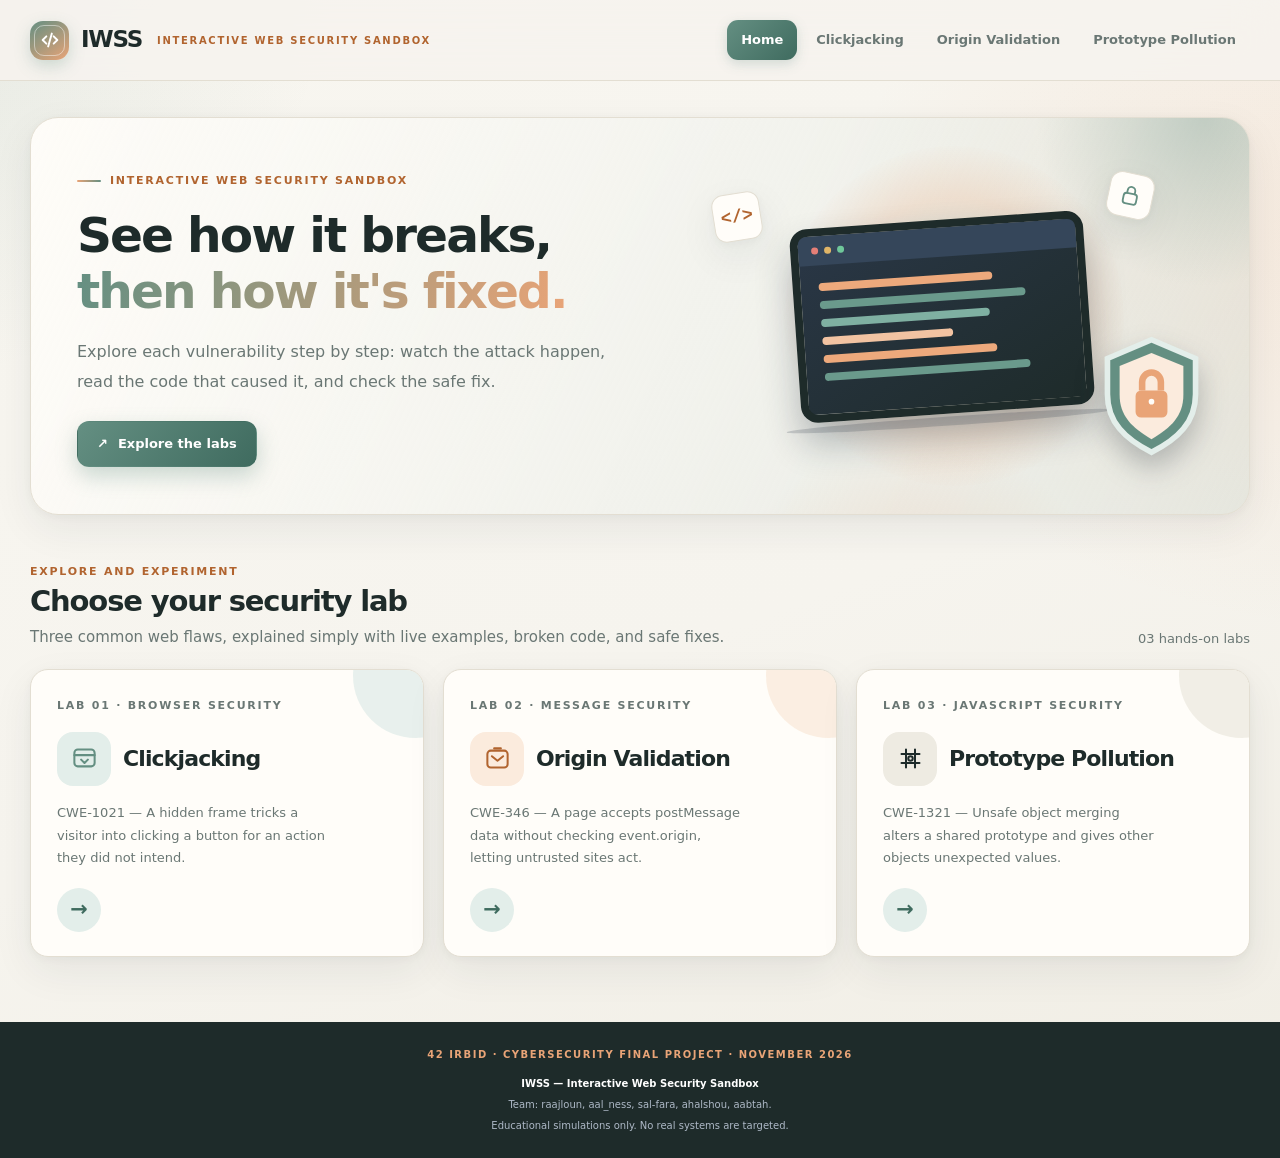
<file: index.html>
<!doctype html>
<html lang="en">
<head>
  <meta charset="utf-8" />
  <meta name="viewport" content="width=device-width,initial-scale=1" />
  <meta name="theme-color" content="#F6F4EE" />
  <meta name="description" content="IWSS — three safe, interactive web security labs where you see how vulnerabilities happen, read the broken code, and check the fix." />
  <title>IWSS — Interactive Web Security Sandbox</title>
  <link rel="stylesheet" href="assets/css/style.css" />
</head>
<body>
<header>
  <nav aria-label="Primary navigation">
    <a class="brand" href="index.html" aria-label="IWSS home">
      <span class="brand-mark"><svg viewBox="0 0 24 24" fill="none" stroke="currentColor" stroke-width="2.1" stroke-linecap="round" stroke-linejoin="round" aria-hidden="true"><path d="m8 8-4 4 4 4M16 8l4 4-4 4M14 5l-4 14"/></svg></span>
      <span class="brand-name">IWSS</span><span class="brand-meta">Interactive Web Security Sandbox</span>
    </a>
    <div class="links">
      <a href="index.html" class="here" aria-current="page">Home</a>
      <a href="labs/clickjacking.html">Clickjacking</a>
      <a href="labs/origin-validation.html">Origin Validation</a>
      <a href="labs/prototype-pollution.html">Prototype Pollution</a>
    </div>
  </nav>
</header>
<main class="home-main">
  <section class="hero" aria-labelledby="hero-title">
    <div class="hero-copy">
      <span class="eyebrow">Interactive web security sandbox</span>
      <h1 id="hero-title">See how it breaks,<br /><em>then how it's fixed.</em></h1>
      <p>Explore each vulnerability step by step: watch the attack happen, read the code that caused it, and check the safe fix.</p>
      <div class="hero-actions">
        <a class="btn btn-primary" href="#labs"><span aria-hidden="true">↗</span> Explore the labs</a>
      </div>
    </div>
    <div class="hero-art" aria-hidden="true">
      <div class="art-halo"></div>
      <div class="art-screen">
        <div class="art-screen-top"><span class="art-dot"></span><span class="art-dot"></span><span class="art-dot"></span></div>
        <div class="art-screen-code"><div class="code-line c2"></div><div class="code-line c3"></div><div class="code-line c5"></div><div class="code-line c4"></div><div class="code-line c2"></div><div class="code-line c3"></div></div>
      </div>
      <div class="art-shield"><svg viewBox="0 0 110 128" fill="none"><path d="M55 4 102 24v38c0 30-19 48-47 62C27 110 8 92 8 62V24L55 4Z" style="fill:var(--primary);stroke:var(--primary-soft)" stroke-width="6"/><path d="M55 18 89 32v31c0 22-13 35-34 47-21-12-34-25-34-47V32l34-14Z" style="fill:var(--accent-soft)"/><rect x="38" y="58" width="34" height="29" rx="6" style="fill:var(--accent)"/><path d="M45 58v-9a10 10 0 0 1 20 0v9" style="stroke:var(--accent)" stroke-width="7"/><circle cx="55" cy="70" r="3" style="fill:var(--card)"/></svg></div>
      <div class="art-spark code">&lt;/&gt;</div>
      <div class="art-spark lock"><svg width="23" height="23" viewBox="0 0 24 24" fill="none" stroke="currentColor" stroke-width="1.9" stroke-linecap="round"><rect x="5" y="10" width="14" height="11" rx="3"/><path d="M8 10V7a4 4 0 1 1 8 0v3"/></svg></div>
    </div>
  </section>
  <div id="labs" class="section-heading">
    <div>
      <span class="section-kicker">Explore and experiment</span>
      <h2>Choose your security lab</h2>
      <p>Three common web flaws, explained simply with live examples, broken code, and safe fixes.</p>
    </div>
    <span class="section-note">03 hands-on labs</span>
  </div>
  <section class="grid" aria-label="Security labs">
    <article class="card lab-card" style="--lab-tint:var(--primary-soft);--lab-icon:var(--primary)" onclick="window.location.href='labs/clickjacking.html'">
      <span class="lab-num">Lab 01 · Browser security</span>
      <div class="lab-top">
        <div class="lab-icon"><svg viewBox="0 0 24 24" fill="none" stroke="currentColor" stroke-width="1.8" stroke-linecap="round" stroke-linejoin="round" aria-hidden="true"><rect x="3" y="4" width="18" height="15" rx="3"/><path d="M3 9h18m-12 4 3 3 3-3"/></svg></div>
        <h3>Clickjacking</h3>
      </div>
      <p>CWE-1021 — A hidden frame tricks a visitor into clicking a button for an action they did not intend.</p>
      <div class="card-bottom">
        <a class="round-arrow" href="labs/clickjacking.html" aria-label="Open Clickjacking lab">→</a>
      </div>
    </article>

    <article class="card lab-card" style="--lab-tint:var(--accent-soft);--lab-icon:var(--accent-deep)" onclick="window.location.href='labs/origin-validation.html'">
      <span class="lab-num">Lab 02 · Message security</span>
      <div class="lab-top">
        <div class="lab-icon"><svg viewBox="0 0 24 24" fill="none" stroke="currentColor" stroke-width="1.8" stroke-linecap="round" stroke-linejoin="round" aria-hidden="true"><rect x="3" y="5" width="18" height="15" rx="3"/><path d="m7 10 5 4 5-4M9 3h6"/></svg></div>
        <h3>Origin Validation</h3>
      </div>
      <p>CWE-346 — A page accepts postMessage data without checking event.origin, letting untrusted sites act.</p>
      <div class="card-bottom">
        <a class="round-arrow" href="labs/origin-validation.html" aria-label="Open Origin Validation lab">→</a>
      </div>
    </article>

    <article class="card lab-card" style="--lab-tint:var(--bg-2);--lab-icon:var(--code)" onclick="window.location.href='labs/prototype-pollution.html'">
      <span class="lab-num">Lab 03 · JavaScript security</span>
      <div class="lab-top">
        <div class="lab-icon"><svg viewBox="0 0 24 24" fill="none" stroke="currentColor" stroke-width="1.8" stroke-linecap="round" stroke-linejoin="round" aria-hidden="true"><path d="M4 8h16M8 4v16M16 4v16M4 16h16"/><circle cx="12" cy="12" r="2"/></svg></div>
        <h3>Prototype Pollution</h3>
      </div>
      <p>CWE-1321 — Unsafe object merging alters a shared prototype and gives other objects unexpected values.</p>
      <div class="card-bottom">
        <a class="round-arrow" href="labs/prototype-pollution.html" aria-label="Open Prototype Pollution lab">→</a>
      </div>
    </article>
  </section>
</main>
<footer>
  <div class="foot">
    <p class="footer-kicker">42 Irbid · Cybersecurity Final Project · November 2026</p>
    <p><b>IWSS — Interactive Web Security Sandbox</b></p>
    <p>Team: raajloun, aal_ness, sal-fara, ahalshou, aabtah.</p>
    <p>Educational simulations only. No real systems are targeted.</p>
  </div>
</footer>
<script src="assets/js/ui.js"></script>
</body>
</html>
</file>
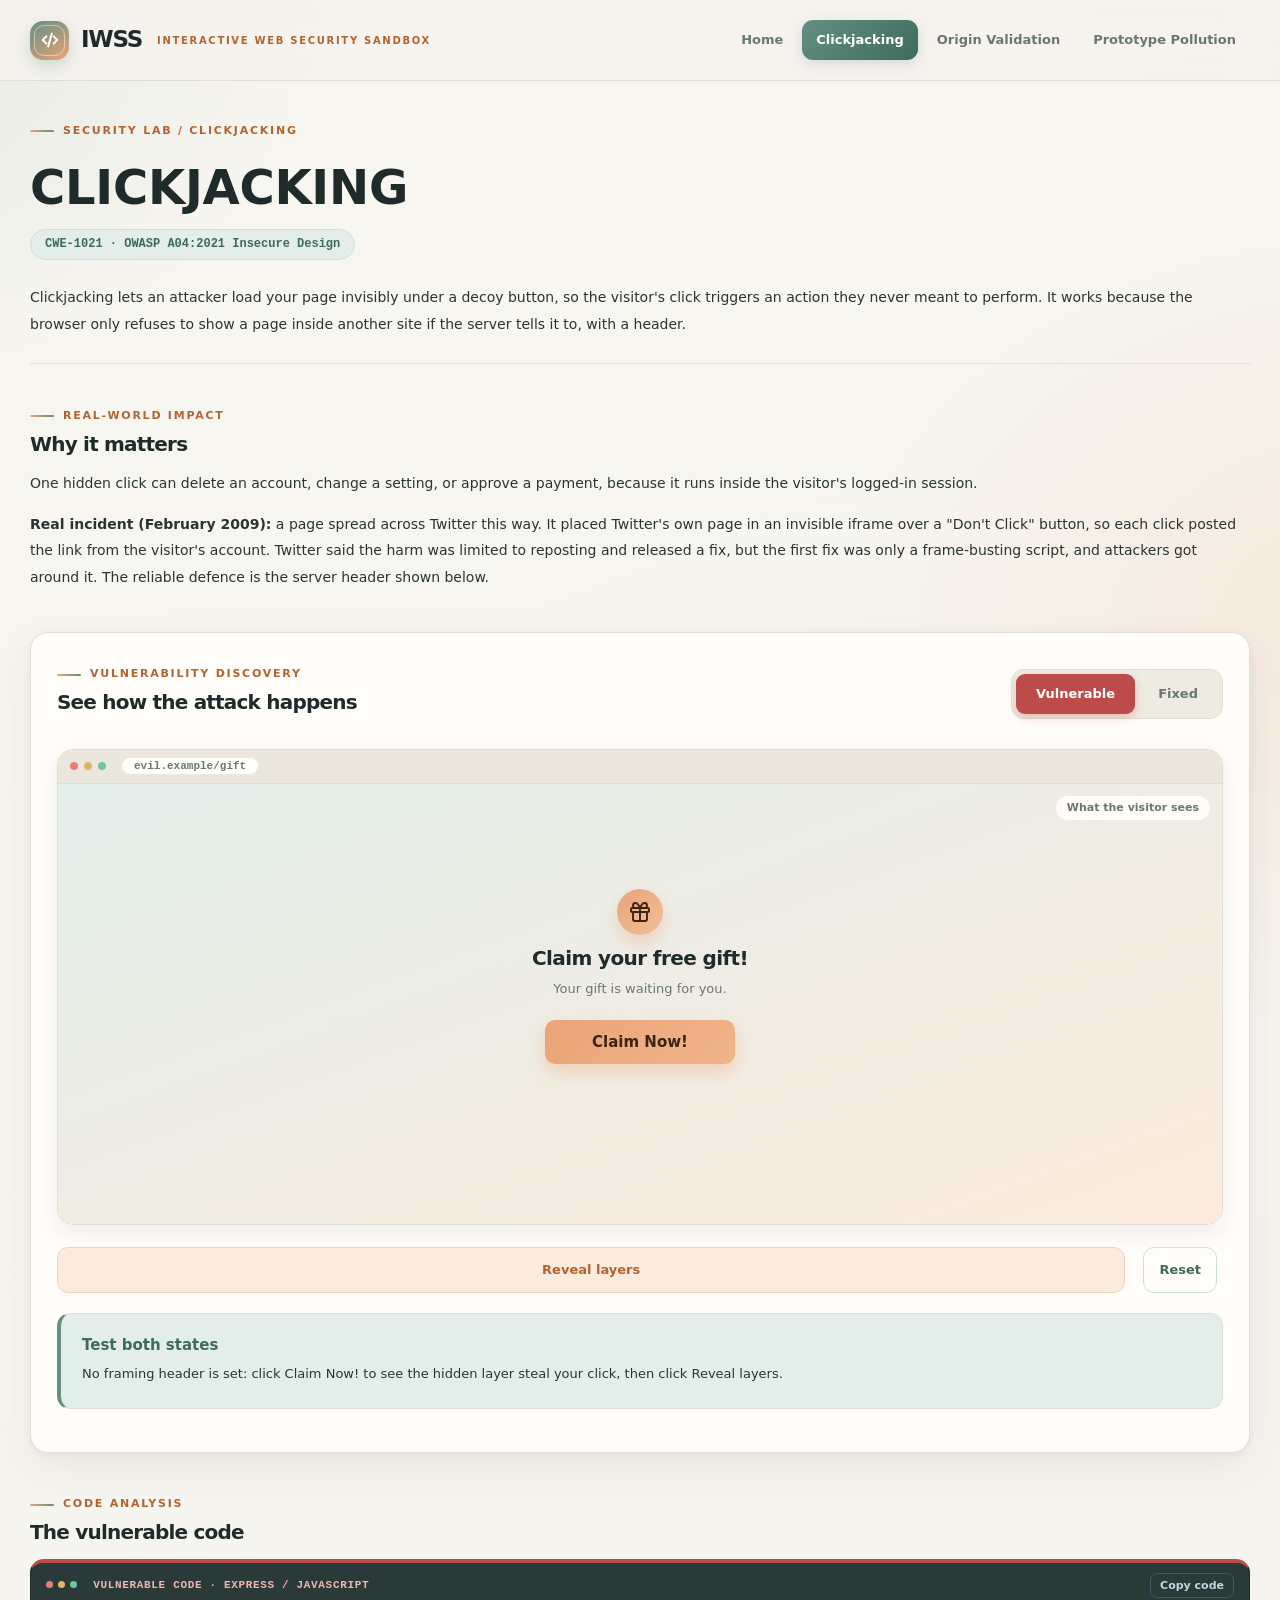
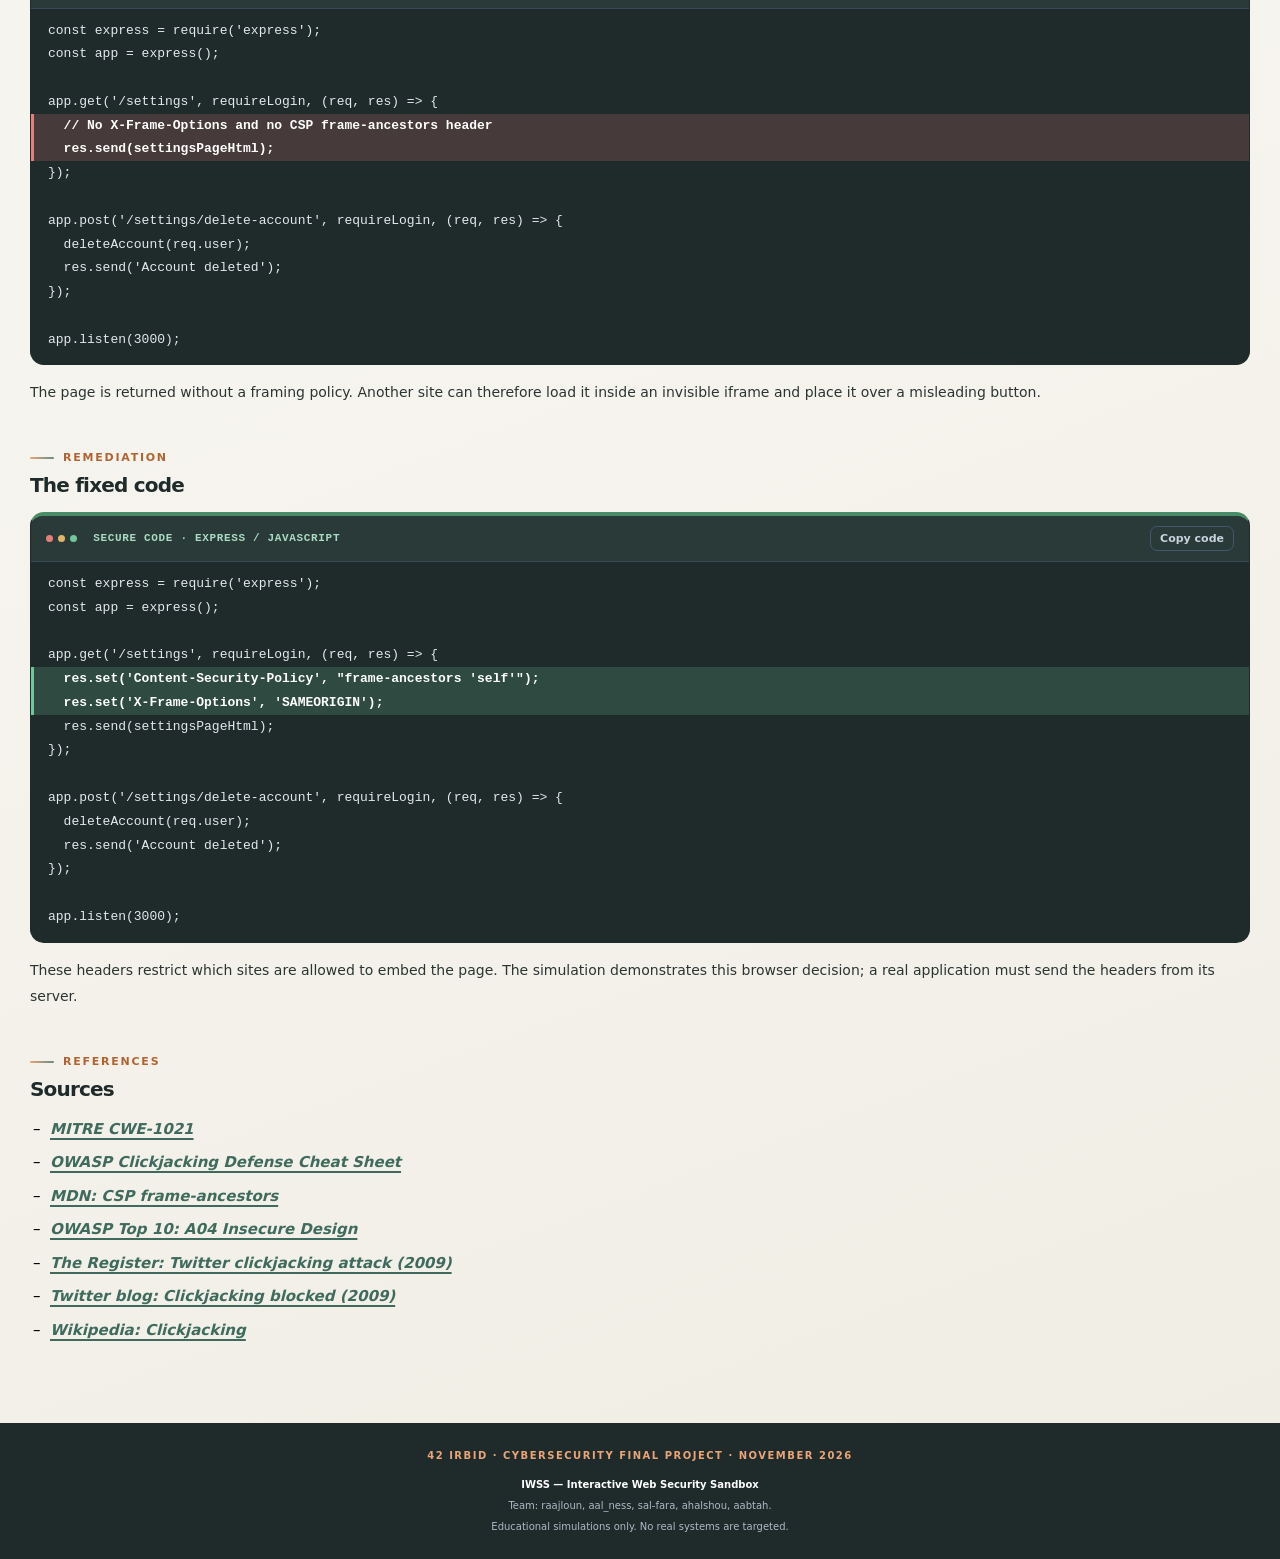
<file: labs/clickjacking.html>
<!doctype html>
<html lang="en">
  <head>
    <meta charset="utf-8" />
    <meta name="viewport" content="width=device-width,initial-scale=1" />
    <meta name="theme-color" content="#F6F4EE" />
    <title>Clickjacking - IWSS</title>
    <link rel="stylesheet" href="../assets/css/style.css" />
  </head>
  <body>
    <header>
      <nav aria-label="Primary navigation">
        <a class="brand" href="../index.html" aria-label="IWSS home">
          <span class="brand-mark">
            <svg viewBox="0 0 24 24" fill="none"
              stroke="currentColor" stroke-width="2.1"
              stroke-linecap="round" stroke-linejoin="round"
              aria-hidden="true">
              <path d="m8 8-4 4 4 4M16 8l4 4-4 4M14 5l-4 14"/>
            </svg>
          </span>
          <span class="brand-name">IWSS</span>
          <span class="brand-meta">Interactive Web Security Sandbox</span>
        </a>

        <div class="links">
          <a href="../index.html">Home</a>
          <a href="clickjacking.html" class="here"
             aria-current="page">Clickjacking</a>
          <a href="origin-validation.html">Origin Validation</a>
          <a href="prototype-pollution.html">Prototype Pollution</a>
        </div>
      </nav>
    </header>

    <main class="lab lab-page clickjacking-page">
  
      <div class="lab-heading">
        <span class="eyebrow">Security lab / Clickjacking</span>

        <h1>Clickjacking</h1>

        <p class="tag">
          CWE-1021 &middot; OWASP A04:2021 Insecure Design
        </p>

        <p class="lab-lead">
          Clickjacking lets an attacker load your page invisibly under a
          decoy button, so the visitor's click triggers an action they
          never meant to perform. It works because the browser only
          refuses to show a page inside another site if the server
          tells it to, with a header.
        </p>
      </div>
        <section class="lab-block" id="why-it-matters">

            <div class="section-header">
              <span class="eyebrow">Real-world impact</span>
              <h2>Why it matters</h2>
            </div>

            <p>
              One hidden click can delete an account, change a setting, or
              approve a payment, because it runs inside the visitor's
              logged-in session.
            </p>
            <p>
              <b>Real incident (February 2009):</b> a page spread across
              Twitter this way. It placed Twitter's own page in an invisible
              iframe over a "Don't Click" button, so each click posted the
              link from the visitor's account. Twitter said the harm was
              limited to reposting and released a fix, but the first fix was
              only a frame-busting script, and attackers got around it. The
              reliable defence is the server header shown below.
            </p>

        </section>
      <div class="lab-layout">
        <div class="lab-content">
          <section class="card click-playground" id="try-it">

            <div class="playground-heading">
              <div>
                <span class="eyebrow">Vulnerability discovery</span>
                <h2>See how the attack happens</h2>
              </div>
              <div class="sw">
              <button data-mode="vulnerable" class="on">
                Vulnerable
              </button>
              <button data-mode="fixed">
                Fixed
              </button>
            </div>
            </div>
            <div class="trap">
              <div class="trap-bar">
                <i></i><i></i><i></i>
                <span>evil.example/gift</span>
              </div>

              <div class="trap-body">

                <div class="gift-art" aria-hidden="true">
                  <svg viewBox="0 0 24 24" fill="none"
                    stroke="currentColor" stroke-width="1.9"
                    stroke-linecap="round" stroke-linejoin="round">
                    <rect x="3" y="8" width="18" height="4" rx="1"/>
                    <path d="M12 8v13M5 12v7a2 2 0 0 0 2 2h10a2 2 0 0 0 2-2v-7M7.5 8a2.5 2.5 0 0 1 0-5C10 3 12 8 12 8s2-5 4.5-5a2.5 2.5 0 0 1 0 5"/>
                  </svg>
                </div>

                <h3 class="gift-title">Claim your free gift!</h3>

                <p class="gift-sub">
                  Your gift is waiting for you.
                </p>

                <button class="claim-btn" id="decoy" type="button">
                  Claim Now!
                </button>

                <span class="trap-label" id="stage-label">
                  What the visitor sees
                </span>

                <iframe id="frame" title="Hidden bank page"></iframe>

                <div class="trap-block" id="stage-block">
                  The browser blocked the hidden page
                </div>

              </div>
            </div>

            <div class="playground-actions">
              <button class="atk" data-payload="reveal" id="reveal-btn">
                Reveal layers
              </button>
              <button data-reset class="reset-btn">
                Reset
              </button>
            </div>

            <div id="out" class="out" aria-live="polite"></div>

          </section>

          <section class="lab-block" id="vulnerable-code">

            <div class="section-header">
              <span class="eyebrow">Code analysis</span>
              <h2>The vulnerable code</h2>
            </div>

            <div class="code-shell vuln">
              <div class="code-toolbar">
                <span>
                  <span class="dots">
                    <i></i><i></i><i></i>
                  </span>
                  VULNERABLE CODE · Express / JavaScript
                </span>

                <button class="code-copy" type="button"
                  aria-label="Copy vulnerable code">
                  Copy code
                </button>
              </div>

              <pre data-hl="5,6">
                const express = require('express');
                const app = express();

                app.get('/settings', requireLogin, (req, res) => {
                  // No X-Frame-Options and no CSP frame-ancestors header
                  res.send(settingsPageHtml);
                });

                app.post('/settings/delete-account', requireLogin, (req, res) => {
                  deleteAccount(req.user);
                  res.send('Account deleted');
                });

                app.listen(3000);</pre>
            </div>

            <p>
              The page is returned without a framing policy.
              Another site can therefore load it inside an invisible
              iframe and place it over a misleading button.
            </p>

          </section>

          <section class="lab-block" id="the-fix">

            <div class="section-header">
              <span class="eyebrow">Remediation</span>
              <h2>The fixed code</h2>
            </div>

            <div class="code-shell safe">
              <div class="code-toolbar">
                <span>
                  <span class="dots">
                    <i></i><i></i><i></i>
                  </span>
                  SECURE CODE · Express / JavaScript
                </span>

                <button class="code-copy" type="button"
                  aria-label="Copy secure code">
                  Copy code
                </button>
              </div>

              <pre class="fix" data-hl="5, 6">
                const express = require('express');
                const app = express();

                app.get('/settings', requireLogin, (req, res) => {
                  res.set('Content-Security-Policy', "frame-ancestors 'self'");
                  res.set('X-Frame-Options', 'SAMEORIGIN');
                  res.send(settingsPageHtml);
                });

                app.post('/settings/delete-account', requireLogin, (req, res) => {
                  deleteAccount(req.user);
                  res.send('Account deleted');
                });

                app.listen(3000);
              </pre>
            </div>

            <p>
              These headers restrict which sites are allowed to embed
              the page. The simulation demonstrates this browser
              decision; a real application must send the headers
              from its server.
            </p>

          </section>

          <section class="lab-block" id="sources">

            <div class="section-header">
              <span class="eyebrow">References</span>
              <h2>Sources</h2>
            </div>

            <ul class="sources">
              <li>
                <a href="https://cwe.mitre.org/data/definitions/1021.html">
                  <em>MITRE CWE-1021</em>
                </a>
              </li>

              <li>
                <a href="https://cheatsheetseries.owasp.org/cheatsheets/Clickjacking_Defense_Cheat_Sheet.html">
                  <em>OWASP Clickjacking Defense Cheat Sheet</em>
                </a>
              </li>

              <li>
                <a href="https://developer.mozilla.org/en-US/docs/Web/HTTP/Reference/Headers/Content-Security-Policy/frame-ancestors">
                  <em>MDN: CSP frame-ancestors</em>
                </a>
              </li>

              <li>
                <a href="https://owasp.org/Top10/A04_2021-Insecure_Design/">
                  <em>OWASP Top 10: A04 Insecure Design</em>
                </a>
              </li>

              <li>
                <a href="https://www.theregister.com/2009/02/13/twitter_clickjack_attack/">
                  <em>The Register: Twitter clickjacking attack (2009)</em>
                </a>
              </li>

              <li>
                <a href="https://blog.twitter.com/2009/clickjacking-blocked">
                  <em>Twitter blog: Clickjacking blocked (2009)</em>
                </a>
              </li>

              <li>
                <a href="https://en.wikipedia.org/wiki/Clickjacking">
                  <em>Wikipedia: Clickjacking</em>
                </a>
              </li>
            </ul>

          </section>

        </div>
      </div>
    </main>

    <footer>
      <div class="foot">
        <p class="footer-kicker">
          42 Irbid · Cybersecurity Final Project · November 2026
        </p>

        <p>
          <b>IWSS — Interactive Web Security Sandbox</b>
        </p>

        <p>
          Team: raajloun, aal_ness, sal-fara, ahalshou, aabtah.
        </p>

        <p>
          Educational simulations only. No real systems are targeted.
        </p>
      </div>
    </footer>

    <script src="../assets/js/main.js"></script>
    <script src="../assets/js/ui.js"></script>
    <script src="../assets/js/clickjacking.js"></script>

  </body>
</html>
</file>
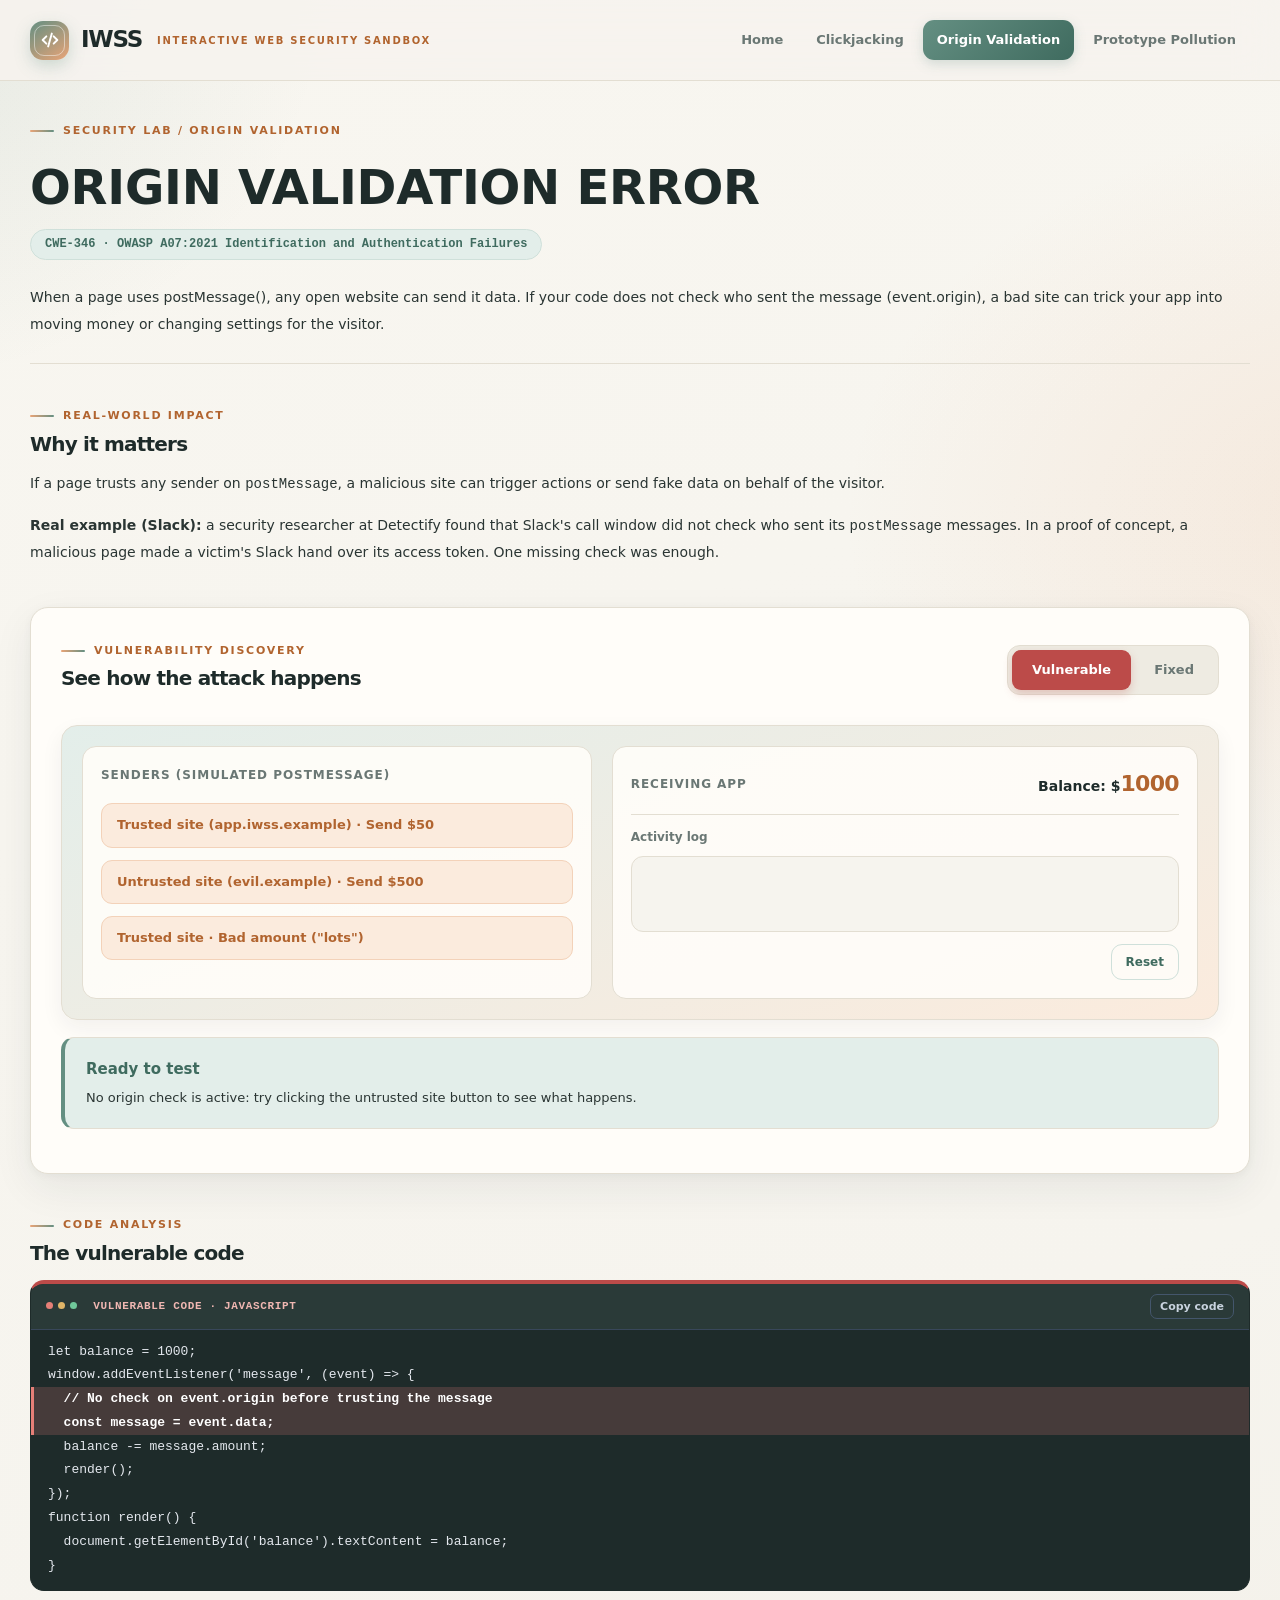
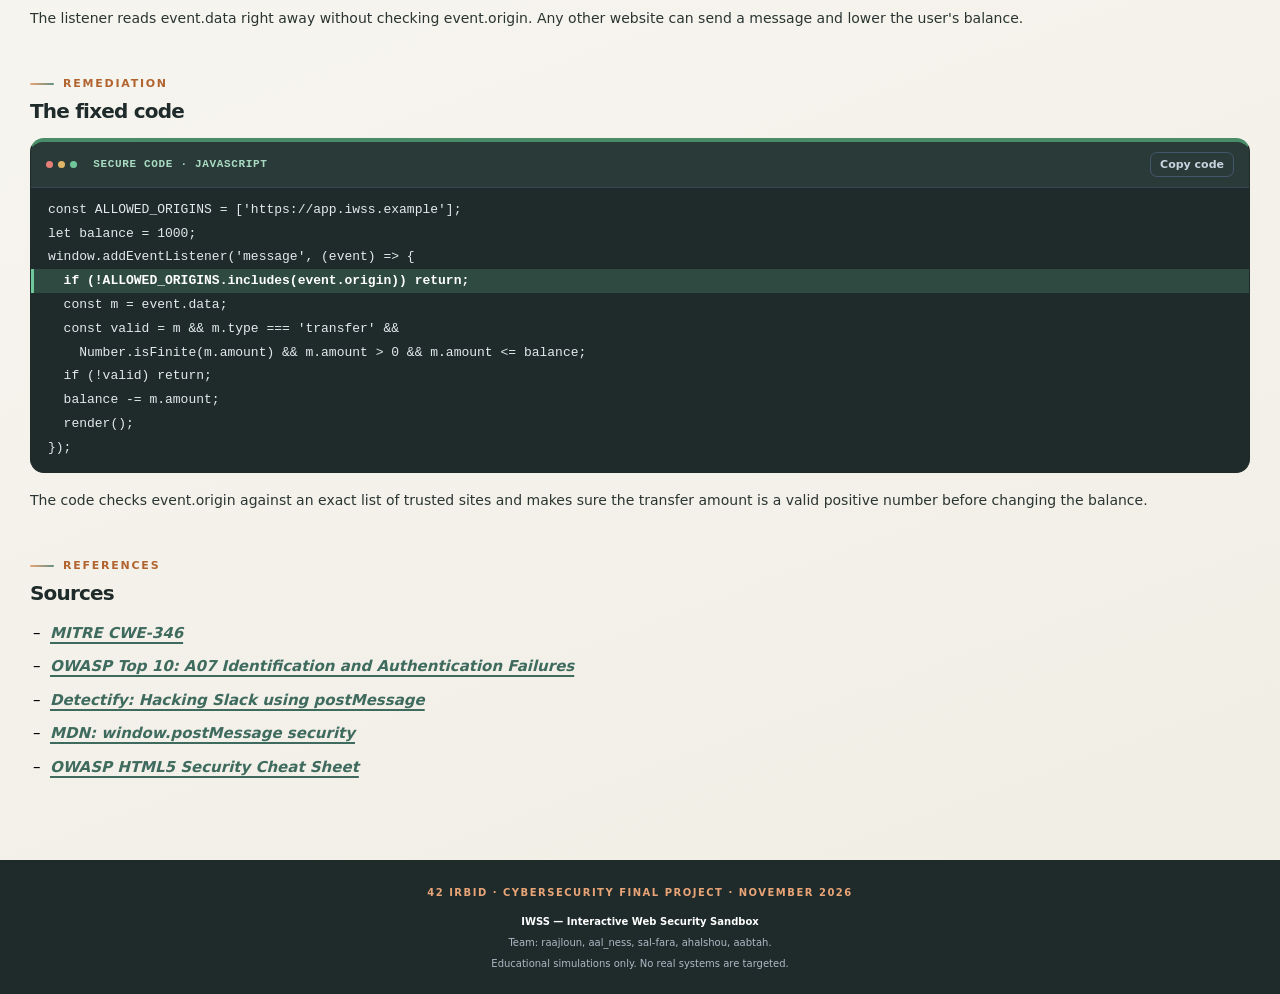
<file: labs/origin-validation.html>
<!doctype html>
<html lang="en">
  <head>
    <meta charset="utf-8" />
    <meta name="viewport" content="width=device-width,initial-scale=1" />
    <meta name="theme-color" content="#F6F4EE" />
    <title>Origin Validation Error - IWSS</title>
    <link rel="stylesheet" href="../assets/css/style.css" />
  </head>
  <body>
    <header>
      <nav aria-label="Primary navigation">
        <a class="brand" href="../index.html" aria-label="IWSS home">
          <span class="brand-mark">
            <svg viewBox="0 0 24 24" fill="none"
              stroke="currentColor" stroke-width="2.1"
              stroke-linecap="round" stroke-linejoin="round"
              aria-hidden="true">
              <path d="m8 8-4 4 4 4M16 8l4 4-4 4M14 5l-4 14"/>
            </svg>
          </span>
          <span class="brand-name">IWSS</span>
          <span class="brand-meta">Interactive Web Security Sandbox</span>
        </a>

        <div class="links">
          <a href="../index.html">Home</a>
          <a href="clickjacking.html">Clickjacking</a>
          <a href="origin-validation.html" class="here"
             aria-current="page">Origin Validation</a>
          <a href="prototype-pollution.html">Prototype Pollution</a>
        </div>
      </nav>
    </header>

    <main class="lab lab-page origin-page">
      <div class="lab-heading">
        <span class="eyebrow">Security lab / Origin validation</span>

        <h1>Origin Validation Error</h1>

        <p class="tag">
          CWE-346 &middot; OWASP A07:2021 Identification and Authentication Failures
        </p>

        <p class="lab-lead">
          When a page uses postMessage(), any open website can send it
          data. If your code does not check who sent the message
          (event.origin), a bad site can trick your app into moving
          money or changing settings for the visitor.
        </p>
      </div>
        <section class="lab-block" id="why-it-matters">

          <div class="section-header">
            <span class="eyebrow">Real-world impact</span>
            <h2>Why it matters</h2>
          </div>
            <p>
              If a page trusts any sender on <code>postMessage</code>, a
              malicious site can trigger actions or send fake data on behalf
              of the visitor.
            </p>
            <p>
              <b>Real example (Slack):</b> a security researcher at Detectify
              found that Slack's call window did not check who sent its
              <code>postMessage</code> messages. In a proof of concept, a
              malicious page made a victim's Slack hand over its access token.
              One missing check was enough.
            </p>

        </section>

      <div class="lab-layout">
        <div class="lab-content">
          <section class="card origin-playground" id="try-it">

            <div class="playground-heading">
              <div>
                <span class="eyebrow">Vulnerability discovery</span>
                <h2>See how the attack happens</h2>
              </div>

              <div class="sw">
                <button data-mode="vulnerable" class="on">
                  Vulnerable
                </button>
                <button data-mode="fixed">
                  Fixed
                </button>
              </div>
            </div>

            <div class="origin-stage">
              <div class="origin-panel origin-senders">
                <p class="panel-title">Senders (Simulated postMessage)</p>

                <button class="atk" data-payload="trusted">
                  Trusted site (app.iwss.example) · Send $50
                </button>

                <button class="atk" data-payload="evil">
                  Untrusted site (evil.example) · Send $500
                </button>

                <button class="atk" data-payload="malformed">
                  Trusted site · Bad amount ("lots")
                </button>
              </div>

              <div class="origin-panel origin-receiver">
                <div class="receiver-top">
                  <span class="panel-title">Receiving App</span>
                  <div class="balance-box">
                    Balance: <b>$<span id="balance">1000</span></b>
                  </div>
                </div>

                <p class="log-heading">Activity log</p>
                <div id="log" class="single-log" aria-live="polite"></div>
                <div class="receiver-actions">
                  <button data-reset>Reset</button>
                </div>
              </div>
            </div>

            <div id="out" class="out" aria-live="polite"></div>


          </section>

          <section class="lab-block" id="vulnerable-code">

            <div class="section-header">
              <span class="eyebrow">Code analysis</span>
              <h2>The vulnerable code</h2>
            </div>

            <div class="code-shell vuln">
              <div class="code-toolbar">
                <span>
                  <span class="dots">
                    <i></i><i></i><i></i>
                  </span>
                  VULNERABLE CODE · JavaScript
                </span>

                <button class="code-copy" type="button"
                  aria-label="Copy vulnerable code">
                  Copy code
                </button>
              </div>

              <pre data-hl="3, 4">
let balance = 1000;
window.addEventListener('message', (event) => {
  // No check on event.origin before trusting the message
  const message = event.data;
  balance -= message.amount;
  render();
});
function render() {
  document.getElementById('balance').textContent = balance;
}</pre>
            </div>

            <p>
              The listener reads event.data right away without checking
              event.origin. Any other website can send a message and
              lower the user's balance.
            </p>

          </section>

          <section class="lab-block" id="the-fix">

            <div class="section-header">
              <span class="eyebrow">Remediation</span>
              <h2>The fixed code</h2>
            </div>

            <div class="code-shell safe">
              <div class="code-toolbar">
                <span>
                  <span class="dots">
                    <i></i><i></i><i></i>
                  </span>
                  SECURE CODE · JavaScript
                </span>

                <button class="code-copy" type="button"
                  aria-label="Copy secure code">
                  Copy code
                </button>
              </div>

              <pre class="fix" data-hl="4">
const ALLOWED_ORIGINS = ['https://app.iwss.example'];
let balance = 1000;
window.addEventListener('message', (event) => {
  if (!ALLOWED_ORIGINS.includes(event.origin)) return;
  const m = event.data;
  const valid = m && m.type === 'transfer' &&
    Number.isFinite(m.amount) && m.amount > 0 && m.amount <= balance;
  if (!valid) return;
  balance -= m.amount;
  render();
});</pre>
            </div>

            <p>
              The code checks event.origin against an exact list of
              trusted sites and makes sure the transfer amount is a
              valid positive number before changing the balance.
            </p>

          </section>

          <section class="lab-block" id="sources">

            <div class="section-header">
              <span class="eyebrow">References</span>
              <h2>Sources</h2>
            </div>

            <ul class="sources">
              <li>
                <a href="https://cwe.mitre.org/data/definitions/346.html">
                  <em>MITRE CWE-346</em>
                </a>
              </li>

              <li>
                <a href="https://owasp.org/Top10/2021/A07_2021-Identification_and_Authentication_Failures/">
                  <em>OWASP Top 10: A07 Identification and Authentication Failures</em>
                </a>
              </li>
              <li>
                <a href="https://labs.detectify.com/news/hacking-slack-using-postmessage-and-websocket-reconnect-to-steal-your-precious-token">
                  <em>Detectify: Hacking Slack using postMessage</em>
                </a>
              </li>
              <li>
                <a href="https://developer.mozilla.org/en-US/docs/Web/API/Window/postMessage">
                  <em>MDN: window.postMessage security</em>
                </a>
              </li>

              <li>
                <a href="https://cheatsheetseries.owasp.org/cheatsheets/HTML5_Security_Cheat_Sheet.html">
                  <em>OWASP HTML5 Security Cheat Sheet</em>
                </a>
              </li>
            </ul>

          </section>

        </div>
      </div>
    </main>

    <footer>
      <div class="foot">
        <p class="footer-kicker">
          42 Irbid · Cybersecurity Final Project · November 2026
        </p>

        <p>
          <b>IWSS — Interactive Web Security Sandbox</b>
        </p>

        <p>
          Team: raajloun, aal_ness, sal-fara, ahalshou, aabtah.
        </p>

        <p>
          Educational simulations only. No real systems are targeted.
        </p>
      </div>
    </footer>

    <script src="../assets/js/main.js"></script>
    <script src="../assets/js/ui.js"></script>
    <script src="../assets/js/origin-validation.js"></script>

  </body>
</html>
</file>
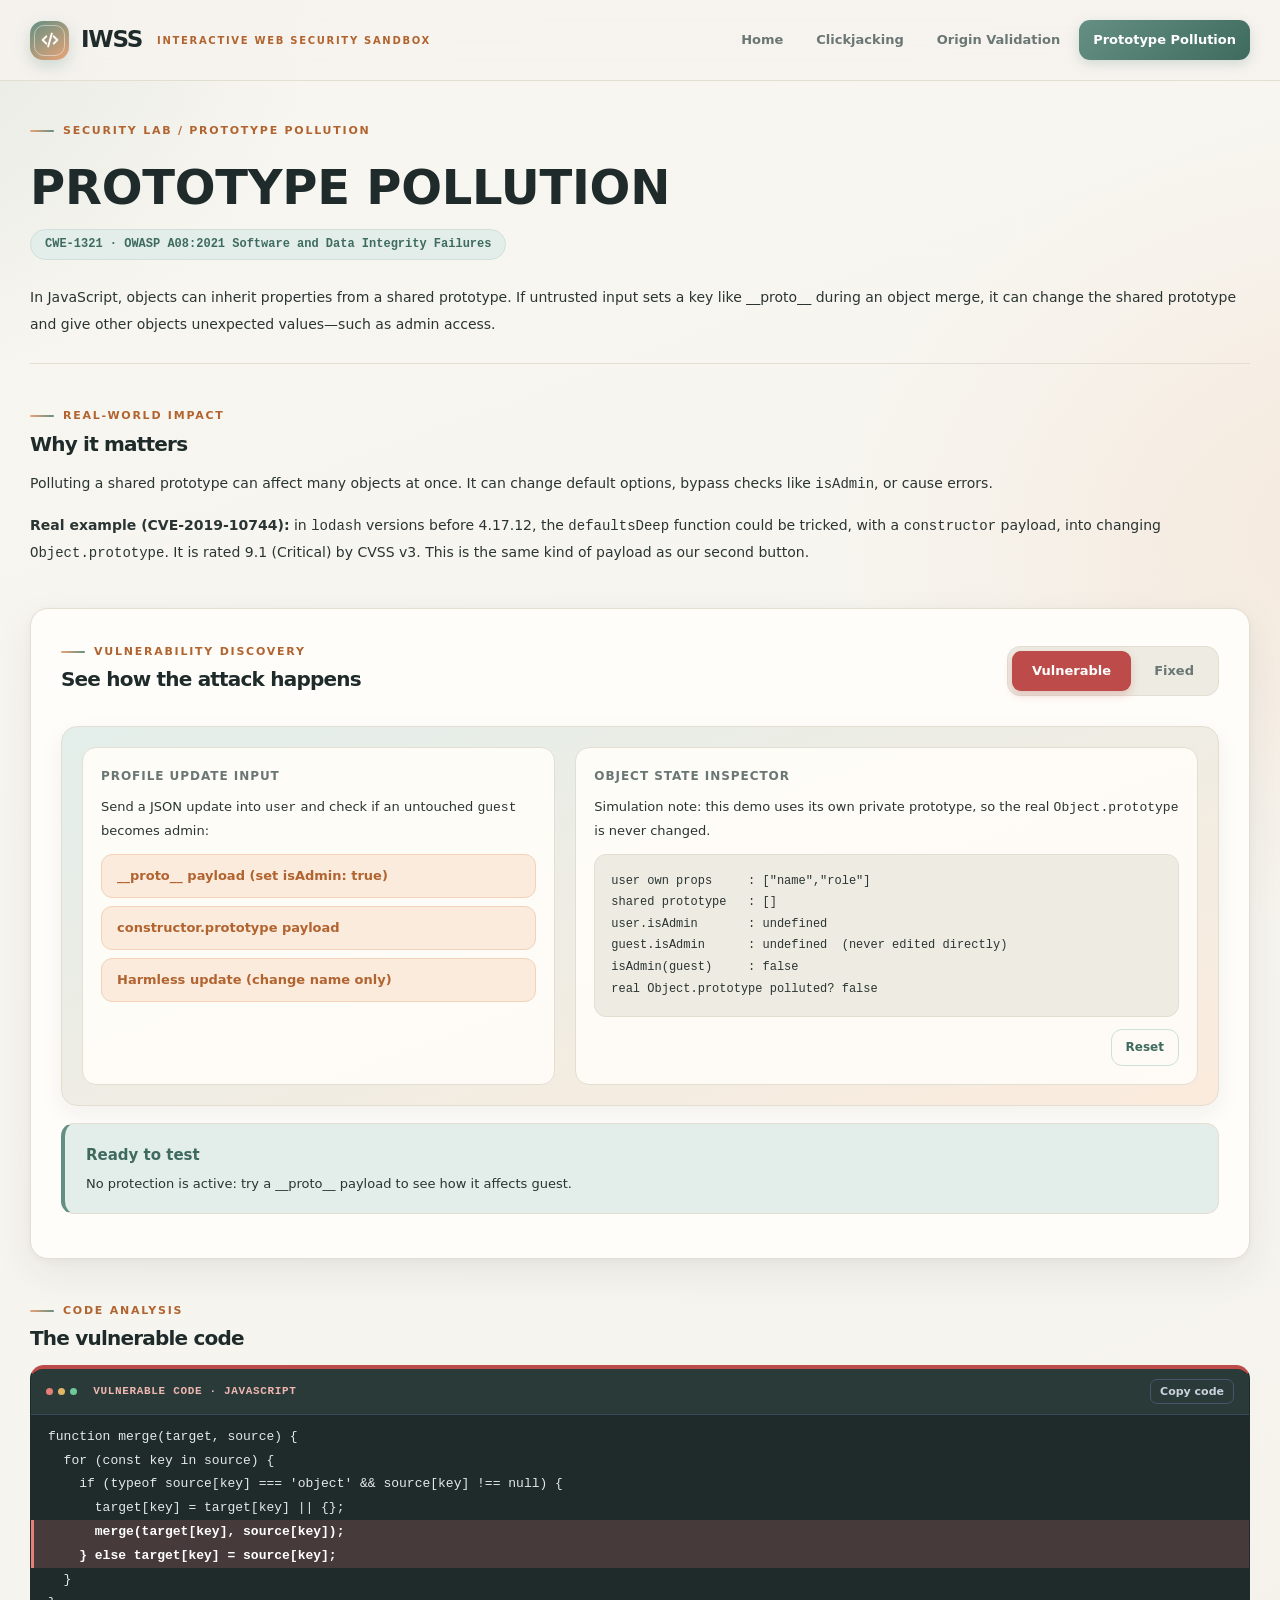
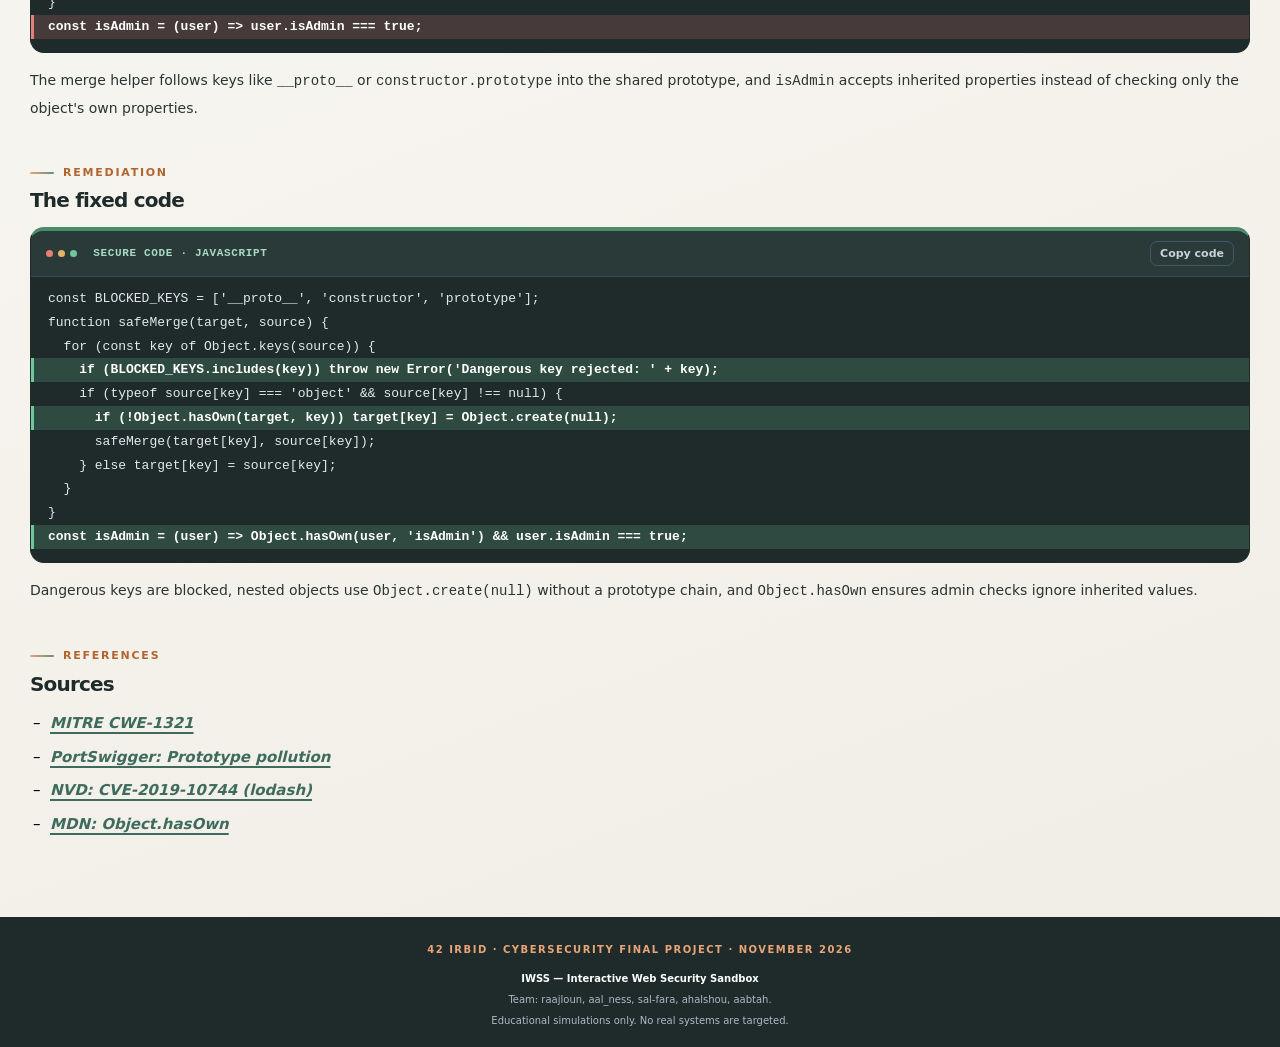
<file: labs/prototype-pollution.html>
<!doctype html>
<html lang="en">
  <head>
    <meta charset="utf-8" />
    <meta name="viewport" content="width=device-width,initial-scale=1" />
    <meta name="theme-color" content="#F6F4EE" />
    <title>Prototype Pollution - IWSS</title>
    <link rel="stylesheet" href="../assets/css/style.css" />
  </head>
  <body>
    <header>
      <nav aria-label="Primary navigation">
        <a class="brand" href="../index.html" aria-label="IWSS home">
          <span class="brand-mark">
            <svg viewBox="0 0 24 24" fill="none"
              stroke="currentColor" stroke-width="2.1"
              stroke-linecap="round" stroke-linejoin="round"
              aria-hidden="true">
              <path d="m8 8-4 4 4 4M16 8l4 4-4 4M14 5l-4 14"/>
            </svg>
          </span>
          <span class="brand-name">IWSS</span>
          <span class="brand-meta">Interactive Web Security Sandbox</span>
        </a>

        <div class="links">
          <a href="../index.html">Home</a>
          <a href="clickjacking.html">Clickjacking</a>
          <a href="origin-validation.html">Origin Validation</a>
          <a href="prototype-pollution.html" class="here"
             aria-current="page">Prototype Pollution</a>
        </div>
      </nav>
    </header>

    <main class="lab lab-page proto-page">

      <div class="lab-heading">
        <span class="eyebrow">Security lab / Prototype pollution</span>

        <h1>Prototype Pollution</h1>

        <p class="tag">
          CWE-1321 &middot; OWASP A08:2021 Software and Data Integrity Failures
        </p>

        <p class="lab-lead">
          In JavaScript, objects can inherit properties from a shared
          prototype. If untrusted input sets a key like __proto__ during
          an object merge, it can change the shared prototype and give
          other objects unexpected values—such as admin access.
        </p>
      </div>
      <section class="lab-block" id="why-it-matters">

        <div class="section-header">
          <span class="eyebrow">Real-world impact</span>
          <h2>Why it matters</h2>
        </div>
        <p>
          Polluting a shared prototype can affect many objects at once. It
          can change default options, bypass checks like <code>isAdmin</code>,
          or cause errors.
        </p>
        <p>
          <b>Real example (CVE-2019-10744):</b> in <code>lodash</code>
          versions before 4.17.12, the <code>defaultsDeep</code> function
          could be tricked, with a <code>constructor</code> payload, into
          changing <code>Object.prototype</code>. It is rated 9.1 (Critical)
          by CVSS v3. This is the same kind of payload as our second button.
        </p>
      </section>
      <div class="lab-layout">
        <div class="lab-content">

          <section class="card proto-playground" id="try-it">

            <div class="playground-heading">
              <div>
                <span class="eyebrow">Vulnerability discovery</span>
                <h2>See how the attack happens</h2>
              </div>

              <div class="sw">
                <button data-mode="vulnerable" class="on">
                  Vulnerable
                </button>
                <button data-mode="fixed">
                  Fixed
                </button>
              </div>
            </div>

            <div class="proto-stage">
              <div class="proto-panel proto-inputs">
                <p class="panel-title">Profile update input</p>
                <p class="panel-hint">
                  Send a JSON update into <code>user</code> and check
                  if an untouched <code>guest</code> becomes admin:
                </p>

                <button class="atk" data-payload="proto">
                  __proto__ payload (set isAdmin: true)
                </button>

                <button class="atk" data-payload="ctor">
                  constructor.prototype payload
                </button>

                <button class="atk" data-payload="benign">
                  Harmless update (change name only)
                </button>
              </div>

              <div class="proto-panel proto-state">
                <p class="panel-title">Object state inspector</p>
                <p class="panel-hint">
                  Simulation note: this demo uses its own private prototype,
                  so the real <code>Object.prototype</code> is never changed.
                </p>
                <pre id="inspect"></pre>
                <div class="state-actions">
                  <button data-reset>Reset</button>
                </div>
              </div>
            </div>

            <div id="out" class="out" aria-live="polite"></div>

          </section>

          <section class="lab-block" id="vulnerable-code">

            <div class="section-header">
              <span class="eyebrow">Code analysis</span>
              <h2>The vulnerable code</h2>
            </div>

            <div class="code-shell vuln">
              <div class="code-toolbar">
                <span>
                  <span class="dots">
                    <i></i><i></i><i></i>
                  </span>
                  VULNERABLE CODE · JavaScript
                </span>

                <button class="code-copy" type="button"
                  aria-label="Copy vulnerable code">
                  Copy code
                </button>
              </div>

              <pre data-hl="5,6,9">
function merge(target, source) {
  for (const key in source) {
    if (typeof source[key] === 'object' && source[key] !== null) {
      target[key] = target[key] || {};
      merge(target[key], source[key]);
    } else target[key] = source[key];
  }
}
const isAdmin = (user) => user.isAdmin === true;</pre>
            </div>

            <p>
              The merge helper follows keys like <code>__proto__</code> or
              <code>constructor.prototype</code> into the shared prototype,
              and <code>isAdmin</code> accepts inherited properties instead of
              checking only the object's own properties.
            </p>

          </section>

          <section class="lab-block" id="the-fix">

            <div class="section-header">
              <span class="eyebrow">Remediation</span>
              <h2>The fixed code</h2>
            </div>

            <div class="code-shell safe">
              <div class="code-toolbar">
                <span>
                  <span class="dots">
                    <i></i><i></i><i></i>
                  </span>
                  SECURE CODE · JavaScript
                </span>

                <button class="code-copy" type="button"
                  aria-label="Copy secure code">
                  Copy code
                </button>
              </div>

              <pre class="fix" data-hl="4,6,11">
const BLOCKED_KEYS = ['__proto__', 'constructor', 'prototype'];
function safeMerge(target, source) {
  for (const key of Object.keys(source)) {
    if (BLOCKED_KEYS.includes(key)) throw new Error('Dangerous key rejected: ' + key);
    if (typeof source[key] === 'object' && source[key] !== null) {
      if (!Object.hasOwn(target, key)) target[key] = Object.create(null);
      safeMerge(target[key], source[key]);
    } else target[key] = source[key];
  }
}
const isAdmin = (user) => Object.hasOwn(user, 'isAdmin') && user.isAdmin === true;</pre>
            </div>

            <p>
              Dangerous keys are blocked, nested objects use
              <code>Object.create(null)</code> without a prototype chain,
              and <code>Object.hasOwn</code> ensures admin checks ignore
              inherited values.
            </p>

          </section>

          <section class="lab-block" id="sources">

            <div class="section-header">
              <span class="eyebrow">References</span>
              <h2>Sources</h2>
            </div>

            <ul class="sources">
              <li>
                <a href="https://cwe.mitre.org/data/definitions/1321.html">
                  <em>MITRE CWE-1321</em>
                </a>
              </li>

              <li>
                <a href="https://portswigger.net/web-security/prototype-pollution">
                  <em>PortSwigger: Prototype pollution</em>
                </a>
              </li>

              <li>
                <a href="https://nvd.nist.gov/vuln/detail/CVE-2019-10744">
                  <em>NVD: CVE-2019-10744 (lodash)</em>
                </a>
              </li>

              <li>
                <a href="https://developer.mozilla.org/en-US/docs/Web/JavaScript/Reference/Global_Objects/Object/hasOwn">
                  <em>MDN: Object.hasOwn</em>
                </a>
              </li>
            </ul>

          </section>

        </div>
      </div>
    </main>
    <footer>
      <div class="foot">
        <p class="footer-kicker">
          42 Irbid · Cybersecurity Final Project · November 2026
        </p>

        <p>
          <b>IWSS — Interactive Web Security Sandbox</b>
        </p>

        <p>
          Team: raajloun, aal_ness, sal-fara, ahalshou, aabtah.
        </p>

        <p>
          Educational simulations only. No real systems are targeted.
        </p>
      </div>
    </footer>

    <script src="../assets/js/main.js"></script>
    <script src="../assets/js/ui.js"></script>
    <script src="../assets/js/prototype-pollution.js"></script>

  </body>
</html>
</file>
<file: assets/css/style.css>
:root {
  color-scheme: light;
  --primary:      #648F82;   --primary-deep: #3F6B5F;
  --primary-soft: #E3EEEA;   --primary-line: #CFE0DA;   --p-rgb: 100 143 130;
  --accent:       #E9A477;   --accent-deep:  #B1642F;
  --accent-soft:  #FBEBDD;   --accent-line:  #F3D2B9;   --a-rgb: 233 164 119;
  --on-accent:    #3B2412;

  --bg: #F6F4EE; --bg-2: #EEEBE2; --card: #FFFDF9; --bd: #E3DED2;
  --code: #1E2B2A; --code-2: #2A3A38;
  --code-a: #7FB0A2; --code-a2: #6A9A8C; --code-b: #EDA97C; --code-b2: #F2C3A2;
  --tx: #2A3533; --mu: #6A7774; --slate: #2A3533;

  --bad: #BC4B49; --bad-soft: #F8E5E3;
  --ok:  #4A8C68; --ok-soft:  #E3F1E9;

  --shadow: 0 14px 40px rgba(31,42,55,.07), 0 2px 8px rgba(31,42,55,.04);
  --shadow-hover: 0 22px 48px rgba(31,42,55,.13), 0 4px 12px rgba(31,42,55,.06);
  --radius: 18px;
}

/* 2. BASE -------------------------------------------------- */
*, *::before, *::after { box-sizing: border-box }
html { scroll-behavior: smooth; scroll-padding-top: 108px }
body {
  margin: 0; min-height: 100vh; display: flex; flex-direction: column;
  color: var(--tx); font: 15px/1.7 system-ui, -apple-system, "Segoe UI", sans-serif;
  overflow-x: hidden;
  background:
    radial-gradient(ellipse 640px 520px at -12% 0%,  rgb(var(--p-rgb) / .14), transparent 75%),
    radial-gradient(ellipse 700px 520px at 108% 20%, rgb(var(--a-rgb) / .16),  transparent 77%),
    linear-gradient(160deg, #F8F6F0 0%, var(--bg) 55%, #F0EDE4 100%);
}

/* Reading-progress bar (width set by ui.js, state by main.js) */
body::before {
  content: ""; position: fixed; z-index: 1000; top: 0; left: 0; height: 3px;
  width: var(--scroll-progress, 0%);
  background: linear-gradient(90deg, var(--primary), var(--accent));
  transition: width .08s linear, background .3s; pointer-events: none;
}
body[data-state="vulnerable"]::before { background: var(--bad) }
body[data-state="fixed"]::before      { background: var(--ok)  }

::selection { background: var(--primary-line); color: var(--code) }
a { color: var(--primary-deep); text-underline-offset: 3px }
a:hover { color: var(--accent) }
a:focus-visible, button:focus-visible { outline: 3px solid var(--primary); outline-offset: 3px }
button { font: inherit; cursor: pointer }
h1, h2, h3, h4, p { margin-top: 0 }
h1, h2, h3, h4 { letter-spacing: -.04em; line-height: 1.23; color: var(--code) }
h1 { font-size: clamp(34px, 4.3vw, 58px); font-weight: 830 }
h2 { font-size: 22px; font-weight: 760; margin-bottom: 12px }
h3 { font-size: 16px; margin-bottom: 7px }
p  { margin-bottom: 13px }
ul:not(#log) { padding-left: 20px }
li { margin-bottom: 8px }

/* 3. HEADER + NAV ----------------------------------------- */
header {
  position: sticky; top: 0; z-index: 90;
  background: rgba(246,243,238,.88); backdrop-filter: blur(20px); -webkit-backdrop-filter: blur(20px);
  border-bottom: 1px solid var(--bd);
}
nav, main, .foot { width: min(100% - 56px, 1220px); margin-inline: auto }
nav { min-height: 80px; display: flex; align-items: center; justify-content: space-between; gap: 26px; padding-block: 12px }
.brand { display: inline-flex; align-items: center; gap: 12px; text-decoration: none; white-space: nowrap; color: var(--code) }
.brand:hover { color: var(--code) }
.brand-mark {
  width: 39px; height: 39px; border-radius: 13px; display: grid; place-items: center; color: #fff;
  background: linear-gradient(145deg, var(--primary), var(--accent));
  box-shadow: 0 6px 16px rgb(var(--p-rgb) / .28); position: relative; isolation: isolate;
}
.brand-mark::after { content: ""; inset: 4px; position: absolute; border: 1px solid rgba(255,255,255,.45); border-radius: 10px; z-index: -1 }
.brand-mark svg { width: 22px; height: 22px }
.brand-name { font-weight: 800; letter-spacing: -.055em; font-size: 23px }
.brand-meta { font-size: 10px; font-weight: 750; letter-spacing: .17em; text-transform: uppercase; color: var(--accent-deep); margin-left: 3px; align-self: center }
nav .links { display: flex; align-items: center; justify-content: flex-end; gap: 5px; flex-wrap: wrap }
nav .links a { color: var(--mu); text-decoration: none; padding: 9px 14px; border-radius: 11px; font-size: 13px; font-weight: 650; transition: background .2s, color .2s, transform .2s }
nav .links a:hover { color: var(--primary-deep); background: var(--primary-soft); transform: translateY(-1px) }
nav .links a.here { background: linear-gradient(135deg, var(--primary), var(--primary-deep)); color: #fff; box-shadow: 0 4px 12px rgb(var(--p-rgb) / .25) }
main { flex: 1; padding: 36px 0 65px }

/* 4. SHARED PIECES ---------------------------------------- */
.eyebrow { display: inline-flex; align-items: center; gap: 9px; font-size: 11px; text-transform: uppercase; letter-spacing: .16em; font-weight: 800; color: var(--accent-deep); margin-bottom: 18px }
.eyebrow::before { content: ""; display: block; width: 24px; height: 2px; border-radius: 4px; background: linear-gradient(90deg, var(--accent), var(--primary)) }
.tag { display: inline-flex; align-items: center; width: fit-content; gap: 8px; border: 1px solid var(--primary-line); border-radius: 99px; padding: 6px 14px; background: var(--primary-soft); color: var(--primary-deep); font: 650 12px/1.4 ui-monospace, SFMono-Regular, Menlo, Consolas, monospace; margin: 0 0 10px }
.card { background: var(--card); border: 1px solid var(--bd); border-radius: var(--radius); padding: 27px 30px; margin: 18px 0; box-shadow: var(--shadow) }
.pill { display: inline-flex; align-items: center; gap: 8px; background: var(--bg-2); color: var(--tx); border: 1px solid var(--bd); padding: 4px 11px; border-radius: 999px; font-size: 11px; font-weight: 800 }
.pill::after { color: var(--accent-deep); letter-spacing: .15em }
.pill.Easy::after   { content: "●○○" }
.pill.Medium::after { content: "●●○" }
.pill.Hard::after   { content: "●●●" }
.btn { display: inline-flex; align-items: center; justify-content: center; gap: 10px; min-height: 44px; padding: 11px 19px; border-radius: 12px; text-decoration: none; font-size: 13px; font-weight: 750; border: 1px solid transparent; transition: transform .23s, box-shadow .23s, background .23s, color .23s }
.btn:hover { transform: translateY(-2px) }
.btn-primary { background: linear-gradient(130deg, var(--primary), var(--primary-deep)); color: #fff; box-shadow: 0 9px 21px rgb(var(--p-rgb) / .32) }
.btn-primary:hover { color: #fff; box-shadow: 0 13px 26px rgb(var(--p-rgb) / .42) }
.btn-secondary { border-color: var(--accent-line); color: var(--accent-deep); background: var(--accent-soft) }
.btn-secondary:hover { background: var(--accent-line); color: var(--accent-deep) }

/* 5. HOME — HERO & LAB CARDS ------------------------------ */
.hero {
  position: relative; display: grid; grid-template-columns: minmax(0,1.1fr) minmax(320px,.9fr); gap: 20px; align-items: center;
  min-height: 382px; border-radius: 28px; border: 1px solid var(--bd); padding: 47px 46px; overflow: hidden; box-shadow: var(--shadow);
  background: linear-gradient(115deg, rgba(255,253,249,.95), rgb(var(--p-rgb) / .10));
}
.hero::before, .hero::after { content: ""; position: absolute; pointer-events: none; border-radius: 50% }
.hero::before { width: 340px; height: 340px; right: -125px; top: -170px; background: radial-gradient(circle, rgb(var(--p-rgb) / .30), transparent 70%) }
.hero::after  { width: 420px; height: 420px; right: 10%; bottom: -345px; background: radial-gradient(circle, rgb(var(--a-rgb) / .28), transparent 70%) }
.hero-copy { position: relative; z-index: 2 }
.hero h1 { font-size: clamp(34px, 3.8vw, 50px); line-height: 1.15; max-width: 650px; margin: 0 0 17px }
.hero h1 em { font-style: normal; background: linear-gradient(105deg, var(--primary), var(--accent)); background-clip: text; -webkit-background-clip: text; color: transparent }
.hero p { font-size: 16px; color: var(--mu); max-width: 565px; line-height: 1.85; margin-bottom: 22px }
.hero-actions { display: flex; flex-wrap: wrap; gap: 12px; margin: 25px 0 0 }

.hero-art { height: 280px; position: relative; z-index: 1; display: flex; justify-content: center; align-items: center }
.art-halo { position: absolute; width: 340px; height: 340px; border-radius: 50%; background: radial-gradient(circle, var(--primary-line) 0%, rgb(var(--a-rgb) / .22) 49%, transparent 72%); animation: haloBreath 7s ease-in-out infinite }
.art-screen { position: relative; width: 294px; height: 194px; border-radius: 17px; border: 8px solid var(--code); background: linear-gradient(150deg, #2A3747, var(--code)); box-shadow: 0 21px 36px rgba(31,42,55,.30); transform: rotate(-4deg) translateX(-12px); animation: floatArt 6s ease-in-out infinite }
.art-screen::after { content: ""; position: absolute; left: 50%; bottom: -20px; transform: translateX(-50%); height: 9px; width: 326px; border-radius: 50%; background: rgba(31,42,55,.18) }
.art-screen-top { height: 29px; border-radius: 8px 8px 0 0; background: #35465A; display: flex; gap: 6px; align-items: center; padding-inline: 13px }
.art-dot { width: 7px; height: 7px; border-radius: 50%; background: #E57F77 }
.art-dot:nth-child(2) { background: #E0B567 }
.art-dot:nth-child(3) { background: #6FC79A }
.art-screen-code { padding: 18px 18px 10px; display: grid; gap: 10px }
.code-line { height: 8px; border-radius: 8px; background: var(--code-a) }
.code-line.c2 { width: 72%; background: var(--code-b) }
.code-line.c3 { width: 85%; background: var(--code-a2) }
.code-line.c4 { width: 54%; background: var(--code-b2) }
.code-line.c5 { width: 70%; background: var(--code-a) }
.art-shield { position: absolute; display: grid; place-items: center; right: 0; bottom: 0; width: 104px; height: 120px; filter: drop-shadow(0 14px 14px rgba(31,42,55,.28)); animation: floatArt 5.5s ease-in-out infinite alternate }
.art-shield svg { width: 105px; height: 120px }
.art-spark { position: absolute; border: 1px solid var(--bd); background: var(--card); border-radius: 12px; color: var(--accent-deep); box-shadow: var(--shadow); display: grid; place-items: center; font-weight: 800 }
.art-spark.code { width: 48px; height: 48px; left: 8px; top: 17px; font: 800 18px ui-monospace, monospace; transform: rotate(-9deg) }
.art-spark.lock { width: 45px; height: 45px; right: 50px; top: -3px; transform: rotate(12deg); color: var(--primary) }

.section-heading { display: flex; align-items: end; justify-content: space-between; gap: 15px; margin: 43px 0 19px }
.section-heading h2 { margin: 0; font-size: 29px }
.section-heading p { color: var(--mu); margin: 5px 0 0 }
.section-kicker { color: var(--accent-deep); text-transform: uppercase; font-weight: 800; letter-spacing: .16em; font-size: 11px }
.section-note { font-size: 13px; color: var(--mu); white-space: nowrap }

.grid { display: grid; grid-template-columns: repeat(3, minmax(0,1fr)); gap: 19px }
.lab-card {
  position: relative; cursor: pointer; margin: 0; padding: 27px 26px 24px; min-height: 257px;
  display: flex; flex-direction: column; align-items: flex-start; overflow: hidden;
  transition: transform .26s, box-shadow .26s, border-color .26s;
}
.lab-card:hover { transform: translateY(-6px); box-shadow: var(--shadow-hover); border-color: var(--lab-icon, var(--primary)) }
.lab-card::after { content: ""; position: absolute; width: 125px; height: 125px; border-radius: 50%; right: -55px; top: -57px; background: var(--lab-tint, var(--primary-soft)); opacity: .8; pointer-events: none }
.lab-card .lab-num { font-size: 11px; font-weight: 800; letter-spacing: .16em; color: var(--mu); text-transform: uppercase; margin-bottom: 16px }
.lab-top { display: flex; align-items: center; gap: 12px; margin-bottom: 16px }
.lab-card .lab-icon { width: 54px; height: 54px; flex-shrink: 0; border-radius: 16px; display: grid; place-items: center; background: var(--lab-tint, var(--primary-soft)); color: var(--lab-icon, var(--primary)) }
.lab-card .lab-icon svg { width: 27px; height: 27px }
.lab-card h3 { font-size: 22px; font-weight: 800; margin: 0 }
.lab-card p { font-size: 13px; color: var(--mu); margin: 0 0 18px; max-width: 275px; line-height: 1.75 }
.lab-card .card-bottom { display: flex; align-items: center; justify-content: space-between; gap: 14px; margin-top: auto; width: 100% }
.round-arrow {
  width: 44px; height: 44px; border-radius: 50%; display: grid; place-items: center;
  background: var(--primary-soft); color: var(--primary-deep); font-size: 21px; font-weight: 700;
  text-decoration: none; transition: transform .2s, background .2s, color .2s;
}
.lab-card:hover .round-arrow { transform: translateX(3px); background: var(--accent); color: var(--on-accent) }

/* 6. LAB PAGES — SHARED STRUCTURE & CODE BLOCKS ------------ */
.lab-page { padding-top: 34px }
.lab-heading { display: block; padding-bottom: 26px; border-bottom: 1px solid var(--bd) }
.lab-heading h1 { font-size: clamp(31px, 3.8vw, 48px); text-transform: uppercase; letter-spacing: -.005em; margin: 0 0 12px }
.lab-heading .lab-lead,
.lab-block > p { font-size: 14px; line-height: 1.9; color: var(--tx); max-width: none; width: 100%; margin: 14px 0 0 }

.lab-layout { display: grid; grid-template-columns: minmax(0, 1fr); align-items: start; gap: 28px; padding-top: 23px }
.lab-sidebar { display: none }
.lab-content { min-width: 0; width: 100% }
.lab-block { margin: 36px 0 0; scroll-margin-top: 112px }
.lab-block h2,
.lab-content section.card h2 { display: flex; align-items: center; gap: 13px; font-size: 20px; margin: 0 0 14px }
.lab-block h2::before,
.lab-content section.card h2::before { display: none }
.section-header .eyebrow,
.playground-heading .eyebrow { margin-bottom: 6px }

.code-shell { width: 100%; border: 1px solid var(--code); background: var(--code); border-radius: 14px; overflow: hidden; margin: 0 }
.code-shell.vuln { border-top: 4px solid var(--bad) }
.code-shell.safe { border-top: 4px solid var(--ok) }
.code-toolbar { display: flex; align-items: center; justify-content: space-between; gap: 12px; padding: 10px 15px; border-bottom: 1px solid #38475A; background: var(--code-2); color: #A9B6C6; font: 700 11px/1.3 ui-monospace, Menlo, monospace; letter-spacing: .06em; text-transform: uppercase }
.code-shell.vuln .code-toolbar { color: #F0B7B2 }
.code-shell.safe .code-toolbar { color: #A9DBC2 }
.code-toolbar .dots { display: inline-flex; gap: 5px; margin-right: 9px; vertical-align: middle }
.code-toolbar .dots i { width: 7px; height: 7px; border-radius: 50%; background: #E57F77; display: inline-block }
.code-toolbar .dots i:nth-child(2) { background: #E0B567 }
.code-toolbar .dots i:nth-child(3) { background: #6FC79A }
.code-copy { border: 1px solid #44566C; background: transparent; border-radius: 7px; color: #C9D3DF; padding: 5px 9px; margin: 0; font: 700 11px system-ui, sans-serif; transition: background .2s, color .2s }
.code-copy:hover { background: var(--accent); border-color: var(--accent-deep); color: #fff }
pre { color: #E4E8EE; background: transparent; margin: 0; padding: 10px 0 13px; overflow-x: auto; font: 13px/1.83 ui-monospace, SFMono-Regular, Menlo, Consolas, monospace; tab-size: 2 }
pre span { display: block; padding: 0 17px; white-space: pre }
pre .hl { font-weight: 750; border-left: 3px solid #E57F77; background: rgba(229,127,119,.20); color: #fff; padding-left: 14px }
pre.fix .hl { background: rgba(111,199,154,.20); border-left-color: #6FC79A }

.lab-content button:not(.code-copy) { border: 1px solid var(--primary-line); background: var(--primary-soft); color: var(--primary-deep); border-radius: 11px; padding: 10px 15px; margin: 4px 6px 4px 0; font-weight: 700; font-size: 13px; transition: transform .2s, background .2s, border-color .2s, box-shadow .2s }
.lab-content button:not(.code-copy):hover { background: var(--primary-line); border-color: var(--primary); box-shadow: 0 4px 12px rgb(var(--p-rgb) / .18); transform: translateY(-1px) }
.lab-content button:not(.code-copy):active { transform: scale(.97) }
.lab-content button.atk { color: var(--accent-deep); background: var(--accent-soft); border-color: var(--accent-line) }
.lab-content button.atk:hover { background: var(--accent-line); border-color: var(--accent) }
.lab-content button[data-reset] { background: transparent }

.sw { display: inline-flex; align-items: center; gap: 3px; padding: 4px; border: 1px solid var(--bd); background: var(--bg-2); border-radius: 13px; margin: 0 }
.lab-content .sw button:not(.code-copy) { border: none; background: transparent; color: var(--mu); margin: 0; padding: 9px 20px; border-radius: 9px; box-shadow: none }
.lab-content .sw button:not(.code-copy):hover { transform: none; background: #E3DCD0 }
.lab-content .sw button[data-mode="vulnerable"].on:not(.code-copy) { background: var(--bad); color: #fff; box-shadow: 0 4px 8px rgba(188,75,73,.25) }
.lab-content .sw button[data-mode="fixed"].on:not(.code-copy)      { background: var(--ok);  color: #fff; box-shadow: 0 4px 8px rgba(74,140,104,.25) }

.out { margin: 17px 0; padding: 18px 21px; border: 1px solid var(--bd); border-left: 4px solid var(--primary); border-radius: 13px; background: var(--primary-soft); line-height: 1.8; font-size: 13px; transition: background .25s, border-color .25s }
.out strong { display: block; font-size: 15px; margin-bottom: 3px; color: var(--primary-deep) }
.out.bad  { background: var(--bad-soft); border-color: #EBCBC8; border-left-color: var(--bad); color: #7E3B39 }
.out.bad strong  { color: var(--bad) }
.out.bad strong::before  { content: "✕  " }
.out.good { background: var(--ok-soft);  border-color: #C7E2D3; border-left-color: var(--ok);  color: #3A6B52 }
.out.good strong { color: #357A58 }
.out.good strong::before { content: "✓  " }

#sources ul { list-style-type: "–  "; padding-left: 20px; color: #000 }
#sources li::marker { color: #000 }
#sources a { color: var(--primary-deep); font-weight: 600; text-decoration: underline; text-decoration-thickness: 1.5px; text-underline-offset: 4px; transition: color .2s, text-decoration-color .2s }
#sources a:visited { color: #6B5470 }
#sources a:hover   { color: var(--accent-deep); text-decoration-color: var(--accent) }
#sources a:active  { color: var(--accent) }

/* 7. LAB 01 — CLICKJACKING ---------------------------------- */
.clickjacking-page .click-playground { width: 100%; min-width: 0; padding: 26px }
.clickjacking-page .playground-heading { display: flex; align-items: center; justify-content: space-between; gap: 16px; flex-wrap: wrap; margin-bottom: 20px }
.clickjacking-page .playground-heading h2 { margin-bottom: 0 }

.clickjacking-page .trap { width: 100%; margin: 0; border: 1px solid var(--bd); border-radius: 16px; overflow: hidden; box-shadow: 0 8px 22px rgba(31,42,55,.07) }
.clickjacking-page .trap-bar { display: flex; align-items: center; gap: 6px; height: 34px; padding: 0 12px; background: #ECE7DD; border-bottom: 1px solid var(--bd) }
.clickjacking-page .trap-bar i { width: 8px; height: 8px; border-radius: 50%; background: #E57F77 }
.clickjacking-page .trap-bar i:nth-child(2) { background: #E0B567 }
.clickjacking-page .trap-bar i:nth-child(3) { background: #6FC79A }
.clickjacking-page .trap-bar span { margin-left: 10px; padding: 2px 12px; border-radius: 99px; background: var(--card); color: var(--mu); font: 600 11px ui-monospace, Menlo, monospace }
.clickjacking-page .trap-body { position: relative; height: 440px; min-height: 440px; overflow: hidden; background: linear-gradient(160deg, var(--primary-soft), var(--accent-soft)) }

.clickjacking-page .gift-art { position: absolute; left: 50%; top: 105px; width: 46px; height: 46px; margin-left: -23px; border-radius: 50%; display: grid; place-items: center; background: linear-gradient(135deg, var(--accent), #F2BE98); color: var(--on-accent); box-shadow: 0 8px 16px rgb(var(--a-rgb) / .35) }
.clickjacking-page .gift-art svg { width: 24px; height: 24px }
.clickjacking-page .gift-title { position: absolute; left: 0; right: 0; top: 162px; margin: 0; text-align: center; font-size: 20px; font-weight: 800; letter-spacing: -.03em }
.clickjacking-page .gift-sub { position: absolute; left: 0; right: 0; top: 194px; margin: 0; text-align: center; font-size: 13px; color: var(--mu) }
.clickjacking-page .trap-body button.claim-btn:not(.code-copy) { position: absolute; left: 50%; top: 236px; z-index: 1; margin: 0 0 0 -95px; width: 190px; height: 44px; padding: 0; border: 0; border-radius: 10px; background: linear-gradient(135deg, var(--accent), #F2B48A); color: var(--on-accent); font: 800 15px system-ui, sans-serif; box-shadow: 0 8px 16px rgb(var(--a-rgb) / .38) }
.clickjacking-page .trap-body button.claim-btn:not(.code-copy):hover { transform: none; box-shadow: 0 10px 20px rgb(var(--a-rgb) / .48) }

.clickjacking-page .trap-label { position: absolute; right: 12px; top: 12px; z-index: 5; padding: 3px 11px; border-radius: 99px; background: rgba(255,253,249,.9); color: var(--mu); font-size: 11px; font-weight: 700; pointer-events: none }
.clickjacking-page .trap-body iframe { position: absolute; inset: 0; z-index: 3; width: 100%; height: 100%; border: 0; opacity: 0; pointer-events: none; transition: opacity .25s ease }
.clickjacking-page .trap-body iframe.live { pointer-events: auto }
.clickjacking-page .trap-body iframe.revealed { opacity: .96; outline: 3px dashed var(--bad); outline-offset: -8px }

.clickjacking-page .trap-block { position: absolute; left: 50%; bottom: 14px; transform: translateX(-50%); z-index: 4; width: calc(100% - 32px); min-height: 42px; padding: 7px 12px; border-radius: 10px; background: var(--ok-soft); border: 1px solid #C7E2D3; color: #3A6B52; font-size: 12px; font-weight: 700; text-align: center; display: none; place-items: center; pointer-events: none }
.clickjacking-page .trap-block.show { display: grid }

.clickjacking-page .playground-actions { display: flex; align-items: center; justify-content: space-between; gap: 12px; margin-top: 18px }
.clickjacking-page .playground-actions .atk { flex: 1; min-height: 46px }
.clickjacking-page .playground-actions button[data-reset] { min-height: 46px }
.clickjacking-page #reveal-btn.on { background: var(--primary-deep); color: #fff; border-color: var(--primary-deep) }
.clickjacking-page #out { min-height: 96px; height: auto; margin-top: 16px }
.clickjacking-page #out:empty { display: none }

/* 8. LAB 02 — ORIGIN VALIDATION ----------------------------- */
.origin-page .playground-heading { display: flex; align-items: center; justify-content: space-between; gap: 16px; flex-wrap: wrap; margin-bottom: 20px }
.origin-page .playground-heading h2 { margin-bottom: 0 }

.origin-page .origin-stage {
  display: grid; grid-template-columns: minmax(260px, 1fr) minmax(300px, 1.15fr);
  gap: 20px; padding: 20px; border: 1px solid var(--bd); border-radius: 16px;
  background: linear-gradient(160deg, var(--primary-soft), var(--accent-soft));
  box-shadow: 0 8px 22px rgba(31, 42, 55, .06);
}
.origin-page .origin-panel { background: rgba(255, 253, 249, .92); border: 1px solid var(--bd); border-radius: 14px; padding: 18px }
.origin-page .panel-title { margin: 0 0 12px; font-size: 12px; font-weight: 800; letter-spacing: .08em; text-transform: uppercase; color: var(--mu) }
.origin-page .origin-senders { display: flex; flex-direction: column; gap: 6px }
.origin-page .origin-senders button.atk { width: 100%; text-align: left; margin: 0 0 6px }
.origin-page .origin-senders button.atk:last-child { margin-bottom: 0 }

.origin-page .origin-receiver { display: flex; flex-direction: column }
.origin-page .receiver-top { display: flex; align-items: center; justify-content: space-between; gap: 12px; padding-bottom: 12px; border-bottom: 1px solid var(--bd); margin-bottom: 12px }
.origin-page .receiver-top .panel-title { margin: 0 }
.origin-page .balance-box { font-size: 14px; font-weight: 700; color: var(--code) }
.origin-page #balance { font-size: 22px; color: var(--accent-deep); letter-spacing: -.03em }
.origin-page .log-heading { margin: 0 0 8px; font-size: 12px; font-weight: 750; color: var(--mu) }

.origin-page #log.single-log {
  margin: 0; min-height: 76px; padding: 12px 14px; border-radius: 12px;
  border: 1px solid var(--bd); background: var(--bg); color: var(--mu);
  font: 12px/1.65 ui-monospace, Menlo, monospace; display: flex; align-items: center; overflow-wrap: anywhere;
}
.origin-page #log.single-log.is-accepted { background: var(--bad-soft); border-color: #EBCBC8; color: #7E3B39 }
.origin-page #log.single-log.is-blocked,
.origin-page #log.single-log.is-trusted-ok { background: var(--ok-soft); border-color: #C7E2D3; color: #35664D }

.origin-page .receiver-actions { margin-top: auto; padding-top: 12px; display: flex; justify-content: flex-end }
.origin-page .receiver-actions button[data-reset] { margin: 0; padding: 7px 14px; font-size: 12px }

/* 9. LAB 03 — PROTOTYPE POLLUTION --------------------------- */
.proto-page .playground-heading { display: flex; align-items: center; justify-content: space-between; gap: 16px; flex-wrap: wrap; margin-bottom: 20px }
.proto-page .playground-heading h2 { margin-bottom: 0 }

.proto-page .proto-stage {
  display: grid; grid-template-columns: minmax(250px, .95fr) minmax(300px, 1.25fr);
  gap: 20px; padding: 20px; border: 1px solid var(--bd); border-radius: 16px;
  background: linear-gradient(160deg, var(--primary-soft), var(--accent-soft));
  box-shadow: 0 8px 22px rgba(31, 42, 55, .06);
}
.proto-page .proto-panel { background: rgba(255, 253, 249, .92); border: 1px solid var(--bd); border-radius: 14px; padding: 18px }
.proto-page .panel-title { margin: 0 0 10px; font-size: 12px; font-weight: 800; letter-spacing: .08em; text-transform: uppercase; color: var(--mu) }
.proto-page .panel-hint { font-size: 13px; color: var(--tx); margin-bottom: 12px }
.proto-page .proto-inputs { display: flex; flex-direction: column }
.proto-page .proto-inputs button.atk { width: 100%; text-align: left; margin: 0 0 8px }
.proto-page .proto-inputs button.atk:last-child { margin-bottom: 0 }

.proto-page .proto-state { display: flex; flex-direction: column }
.proto-page #inspect {
  margin: 0 !important; min-height: 152px; padding: 16px !important;
  border: 1px solid var(--bd); border-radius: 12px; background: var(--bg-2) !important;
  color: var(--tx); overflow: auto; overflow-x: hidden; white-space: pre-wrap;
  font: 12px/1.8 ui-monospace, monospace;
}
.proto-page .state-actions { margin-top: auto; padding-top: 12px; display: flex; justify-content: flex-end }
.proto-page .state-actions button[data-reset] { margin: 0; padding: 7px 14px; font-size: 12px }

/* 10. FOOTER & MOTION --------------------------------------- */
footer { background: var(--code); color: #AEB9C7; font-size: 10px; margin-top: auto }
.foot { display: flex; flex-direction: column; align-items: center; text-align: center; gap: 4px; padding: 24px 0 }
footer b { color: #fff }
footer p { max-width: 600px; margin: 0 }
.footer-kicker { font-size: 10px; letter-spacing: .15em; text-transform: uppercase; font-weight: 800; color: var(--accent); margin-bottom: 8px }

.reveal { opacity: 0; transform: translateY(16px); transition: opacity .5s ease, transform .55s cubic-bezier(.2,.7,.2,1) }
.reveal.in-view { opacity: 1; transform: translateY(0) }
.toast { position: fixed; z-index: 110; right: 22px; bottom: 22px; background: var(--code); color: #fff; border-left: 4px solid var(--accent); border-radius: 11px; padding: 10px 15px; font-size: 12px; font-weight: 800; box-shadow: var(--shadow); opacity: 0; transform: translateY(12px); transition: opacity .2s, transform .2s; pointer-events: none }
.toast.show { opacity: 1; transform: translateY(0) }

@keyframes floatArt { 0%,100% { transform: translateY(0) rotate(-4deg) } 50% { transform: translateY(-11px) rotate(-2deg) } }
@keyframes haloBreath { 0%,100% { opacity: .78; transform: scale(.96) } 50% { opacity: 1; transform: scale(1.05) } }

/* 11. RESPONSIVE ------------------------------------------- */
@media (max-width: 1000px) {
  .hero { padding: 40px 33px }
  .grid { gap: 12px }
  .lab-card { padding: 23px 21px }
}

@media (max-width: 790px) {
  nav, main, .foot { width: min(100% - 34px, 1220px) }
  nav { flex-direction: column; align-items: flex-start; gap: 8px; min-height: auto }
  nav .links { justify-content: flex-start }
  .hero { grid-template-columns: 1fr; gap: 10px; padding: 35px 27px }
  .hero-art { height: 220px }
  .art-screen { transform: scale(.87) rotate(-4deg) }
  .grid { grid-template-columns: 1fr }
  .lab-card { min-height: 210px }
}

@media (max-width: 760px) {
  .origin-page .origin-stage,
  .proto-page .proto-stage { grid-template-columns: 1fr; padding: 14px }
}

@media (max-width: 700px) {
  .clickjacking-page .click-playground { padding: 16px }
  .clickjacking-page .trap-body { height: 380px; min-height: 380px }
  .clickjacking-page .gift-art { top: 75px }
  .clickjacking-page .gift-title { top: 132px }
  .clickjacking-page .gift-sub { top: 164px }
  .clickjacking-page .trap-body button.claim-btn:not(.code-copy) { top: 206px }
  .clickjacking-page .playground-actions { flex-wrap: wrap }
  .clickjacking-page .playground-actions button { min-width: 0 }
}

@media (max-width: 520px) {
  nav, main, .foot { width: min(100% - 28px, 1220px) }
  main { padding-top: 23px }
  nav .links a { padding: 7px 9px; font-size: 11px }
  .brand-name { font-size: 21px }
  .brand-meta { display: none }
  .hero { padding: 26px 20px; border-radius: 19px }
  .hero h1 { font-size: 37px }
  .hero p { font-size: 14px }
  .hero-art { height: 190px; transform: scale(.83) }
  .section-heading { margin-top: 30px }
  .section-heading h2 { font-size: 25px }
  .section-note { display: none }
  .card { padding: 20px 17px }
  .lab-heading h1 { font-size: 32px }
}

@media (prefers-reduced-motion: reduce) {
  html { scroll-behavior: auto }
  *, *::before, *::after { animation-duration: .01ms !important; transition-duration: .01ms !important }
  .reveal { opacity: 1; transform: none }
}
</file>
